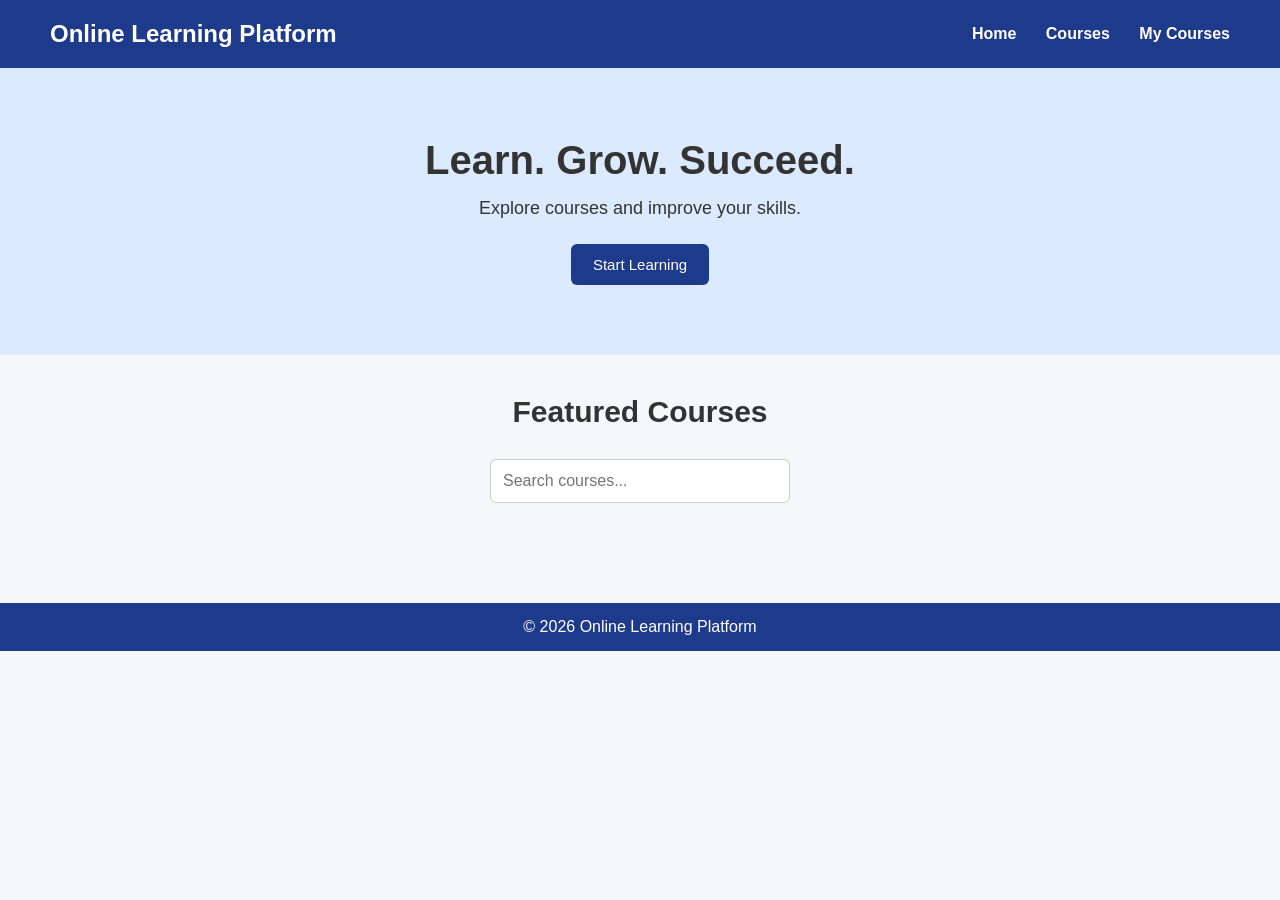
<file: index.html>
<!DOCTYPE html>
<html lang="en">
<head>
    <meta charset="UTF-8">
    <meta name="viewport" content="width=device-width, initial-scale=1.0">
    <title>Online Learning Platform</title>
    <link rel="stylesheet" href="style.css">
</head>

<body>

    <header>
        <h1>Online Learning Platform</h1>

        <nav>
            <a href="index.html">Home</a>
            <a href="#courses">Courses</a>
            <a href="mycourses.html">My Courses</a>
        </nav>
    </header>

    <section class="hero">
        <h2>Learn. Grow. Succeed.</h2>
        <p>Explore courses and improve your skills.</p>
        <button onclick="showMessage()">Start Learning</button>
    </section>

    <section class="courses" id="courses">

    <h2>Featured Courses</h2>

    <input
        type="text"
        id="search"
        placeholder="Search courses..."
        onkeyup="searchCourses()"
    >

    <div class="course-container" id="courseContainer">
    </div>

</section>

       
    <footer>
        <p>© 2026 Online Learning Platform</p>
    </footer>

    <script src="script.js"></script>

</body>
</html>
</file>
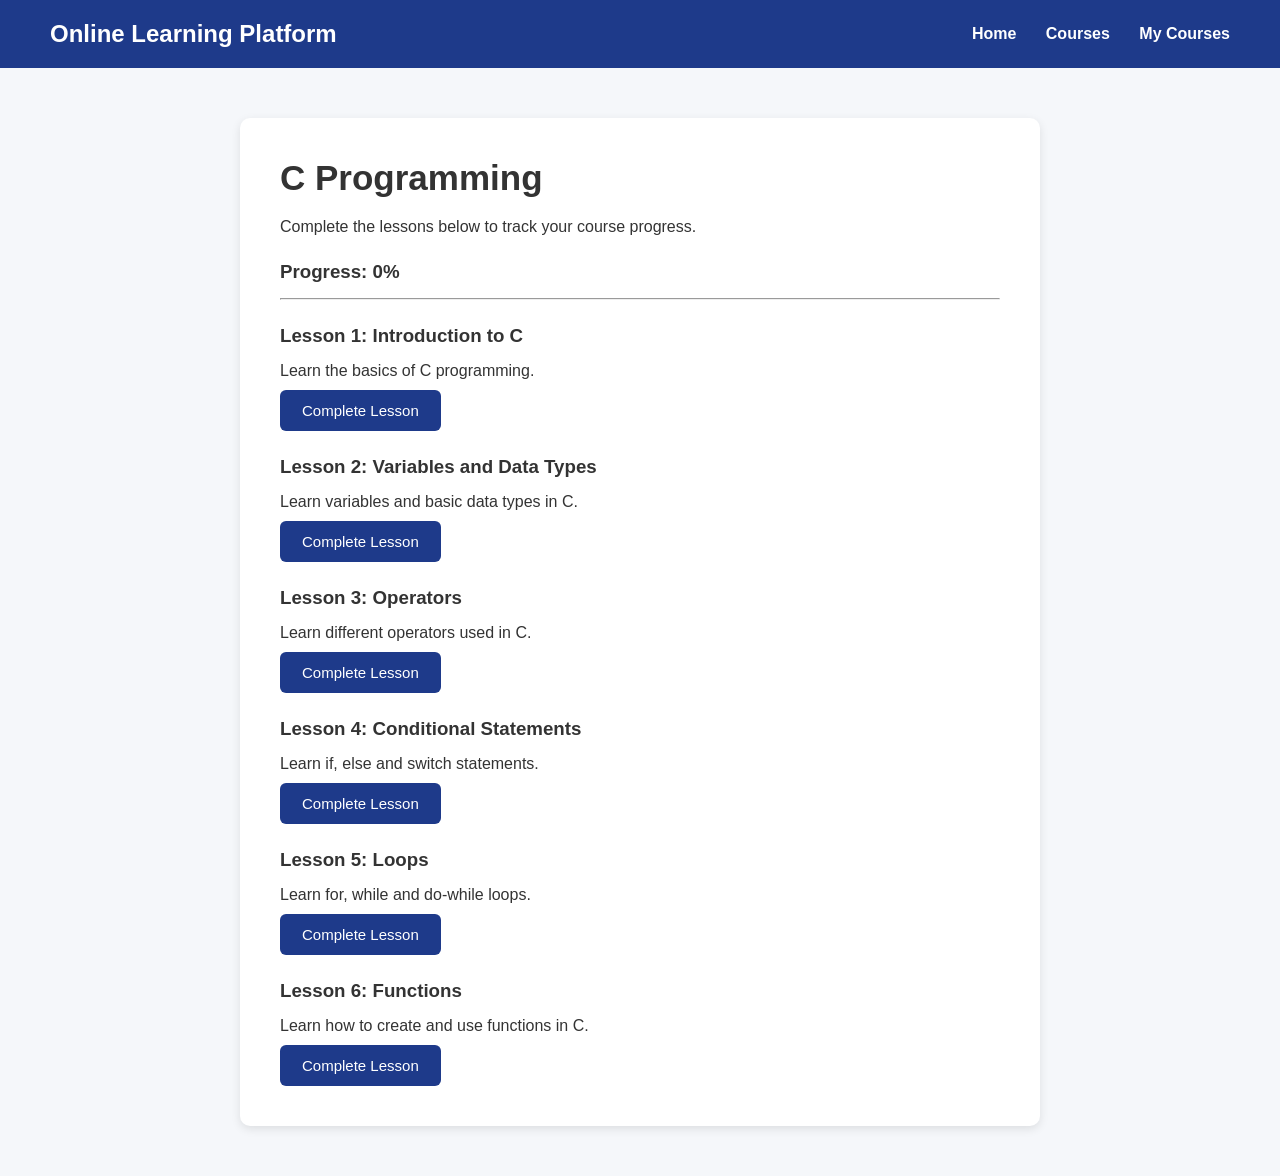
<file: c-lessons.html>
<!DOCTYPE html>
<html lang="en">

<head>
    <meta charset="UTF-8">
    <meta name="viewport" content="width=device-width, initial-scale=1.0">
    <title>C Programming Lessons</title>
    <link rel="stylesheet" href="style.css">
</head>

<body>

<header>
    <h1>Online Learning Platform</h1>

    <nav>
        <a href="index.html">Home</a>
        <a href="index.html#courses">Courses</a>
        <a href="mycourses.html">My Courses</a>
    </nav>
</header>

<section class="course-details">

    <h2>C Programming</h2>

    <p>Complete the lessons below to track your course progress.</p>

    <h3 id="progress">Progress: 0%</h3>

    <hr>

    <h3>Lesson 1: Introduction to C</h3>
    <p>Learn the basics of C programming.</p>
    <button onclick="completeCourseLesson('C Programming', 'cLessons', 1)">
     Complete Lesson
    </button>

    <h3>Lesson 2: Variables and Data Types</h3>
    <p>Learn variables and basic data types in C.</p>
    <button onclick="completeCourseLesson('C Programming', 'cLessons', 2)">
      Complete Lesson
    </button>

    <h3>Lesson 3: Operators</h3>
    <p>Learn different operators used in C.</p>
    <button onclick="completeCourseLesson('C Programming', 'cLessons', 3)">
        Complete Lesson
    </button>

    <h3>Lesson 4: Conditional Statements</h3>
    <p>Learn if, else and switch statements.</p>
    <button onclick="completeCourseLesson('C Programming', 'cLessons', 4)">
        Complete Lesson
    </button>

    <h3>Lesson 5: Loops</h3>
    <p>Learn for, while and do-while loops.</p>
    <button onclick="completeCourseLesson('C Programming', 'cLessons', 5)">
        Complete Lesson
    </button>

    <h3>Lesson 6: Functions</h3>
    <p>Learn how to create and use functions in C.</p>
    <button onclick="completeCourseLesson('C Programming', 'cLessons', 6)">
        Complete Lesson
    </button>

</section>

<script>

function completeCourseLesson(courseName, lessonKey, lessonNumber) {

    let completedLessons =
        JSON.parse(localStorage.getItem(lessonKey)) || [];

    if (!completedLessons.includes(lessonNumber)) {
        completedLessons.push(lessonNumber);

        localStorage.setItem(
            lessonKey,
            JSON.stringify(completedLessons)
        );
    }

    let progress =
        (completedLessons.length / 6) * 100;

    document.getElementById("progress").innerText =
        "Progress: " + progress.toFixed(0) + "%";

    alert("Lesson completed!");
}

window.onload = function() {

    let completedLessons =
        JSON.parse(localStorage.getItem("cLessons")) || [];

    let progress =
        (completedLessons.length / 6) * 100;

    document.getElementById("progress").innerText =
        "Progress: " + progress.toFixed(0) + "%";
};

</script>
<script src="script.js"></script>

</body>
</html>
</file>
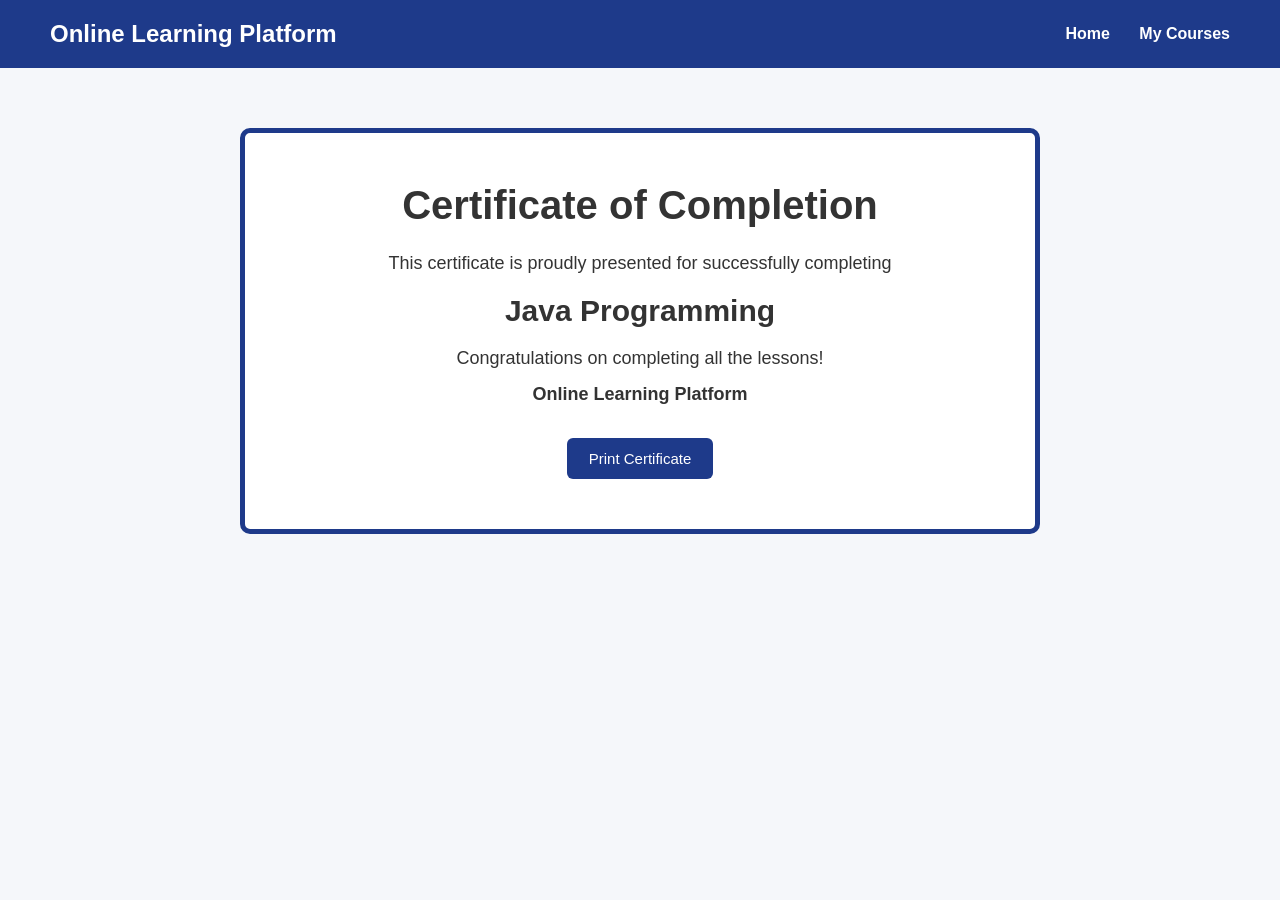
<file: certificate.html>
<!DOCTYPE html>
<html lang="en">
<head>
    <meta charset="UTF-8">
    <meta name="viewport" content="width=device-width, initial-scale=1.0">
    <title>Certificate of Completion</title>
    <link rel="stylesheet" href="style.css">

    <style>
        .certificate {
            max-width: 800px;
            margin: 60px auto;
            padding: 50px;
            background-color: white;
            text-align: center;
            border: 5px solid #1e3a8a;
            border-radius: 10px;
        }

        .certificate h1 {
            font-size: 40px;
            margin-bottom: 25px;
        }

        .certificate h2 {
            font-size: 30px;
            margin: 20px 0;
        }

        .certificate p {
            font-size: 18px;
            margin: 15px 0;
        }
    </style>
</head>

<body>

<header>
    <h1>Online Learning Platform</h1>

    <nav>
        <a href="index.html">Home</a>
        <a href="mycourses.html">My Courses</a>
    </nav>
</header>

<section class="certificate">

    <h1>Certificate of Completion</h1>

    <p>This certificate is proudly presented for successfully completing</p>

    <h2 id="courseName">Course Name</h2>

    <p>Congratulations on completing all the lessons!</p>

    <p><b>Online Learning Platform</b></p>

    <br>

    <button onclick="window.print()">Print Certificate</button>

</section>
<script>
let course =
    localStorage.getItem("certificateCourse") || "Java Programming";

document.getElementById("courseName").innerText = course;
</script>

</body>
</html>
</file>
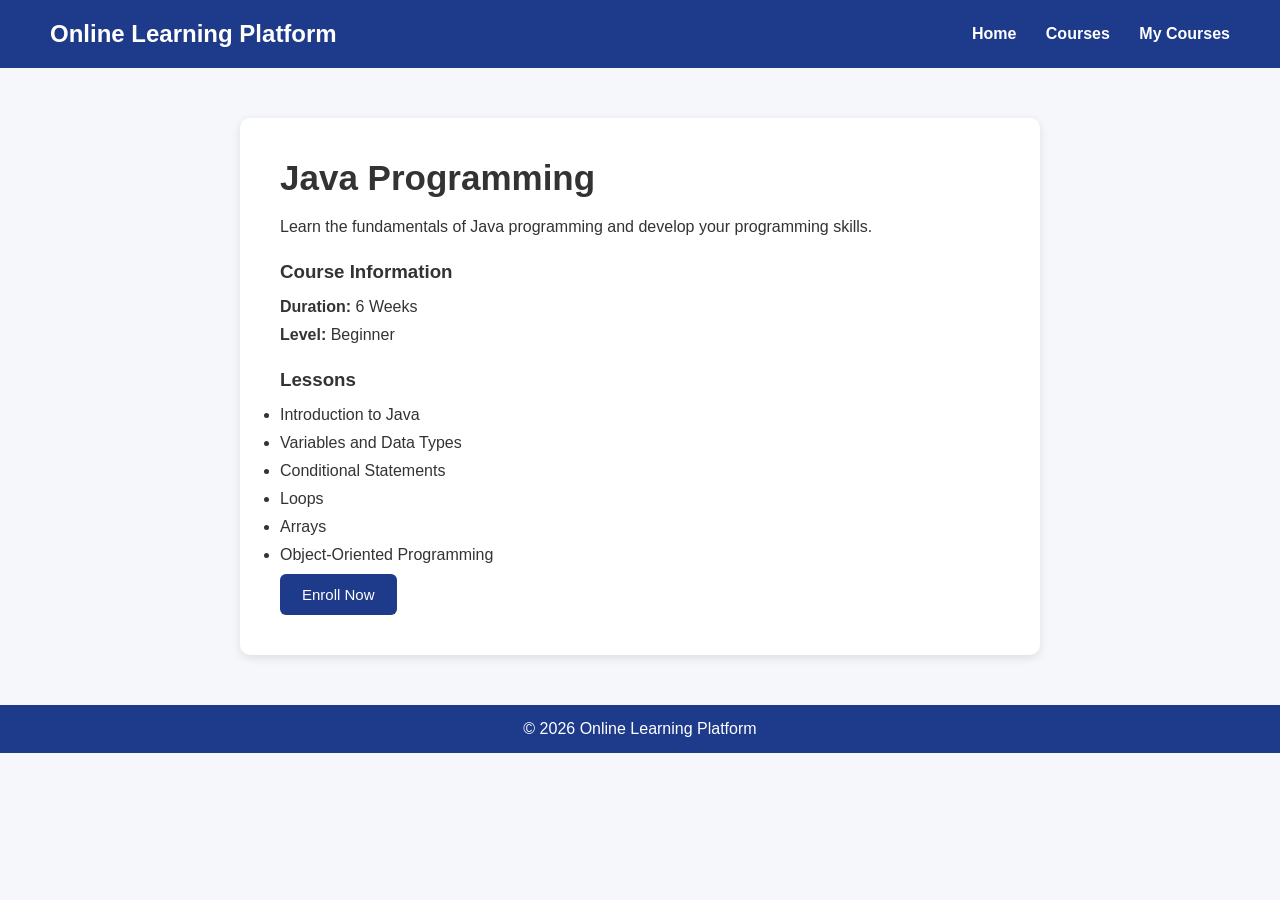
<file: course.html>
<!DOCTYPE html>
<html lang="en">
<head>
    <meta charset="UTF-8">
    <meta name="viewport" content="width=device-width, initial-scale=1.0">
    <title>Course Details</title>
    <link rel="stylesheet" href="style.css">
</head>

<body>

    <header>
        <h1>Online Learning Platform</h1>

        <nav>
            <a href="index.html">Home</a>
            <a href="course.html">Courses</a>
            <a href="mycourses.html">My Courses</a>
        </nav>
    </header>

    <section class="course-details">

        <h2>Java Programming</h2>

        <p>
            Learn the fundamentals of Java programming and
            develop your programming skills.
        </p>

        <h3>Course Information</h3>

        <p><b>Duration:</b> 6 Weeks</p>
        <p><b>Level:</b> Beginner</p>

        <h3>Lessons</h3>

        <ul>
            <li>Introduction to Java</li>
            <li>Variables and Data Types</li>
            <li>Conditional Statements</li>
            <li>Loops</li>
            <li>Arrays</li>
            <li>Object-Oriented Programming</li>
        </ul>

        <button onclick="enrollJavaCourse()">Enroll Now</button>

    </section>

    <footer>
        <p>© 2026 Online Learning Platform</p>
    </footer>

    <script src="script.js"></script>

</body>
</html>
</file>
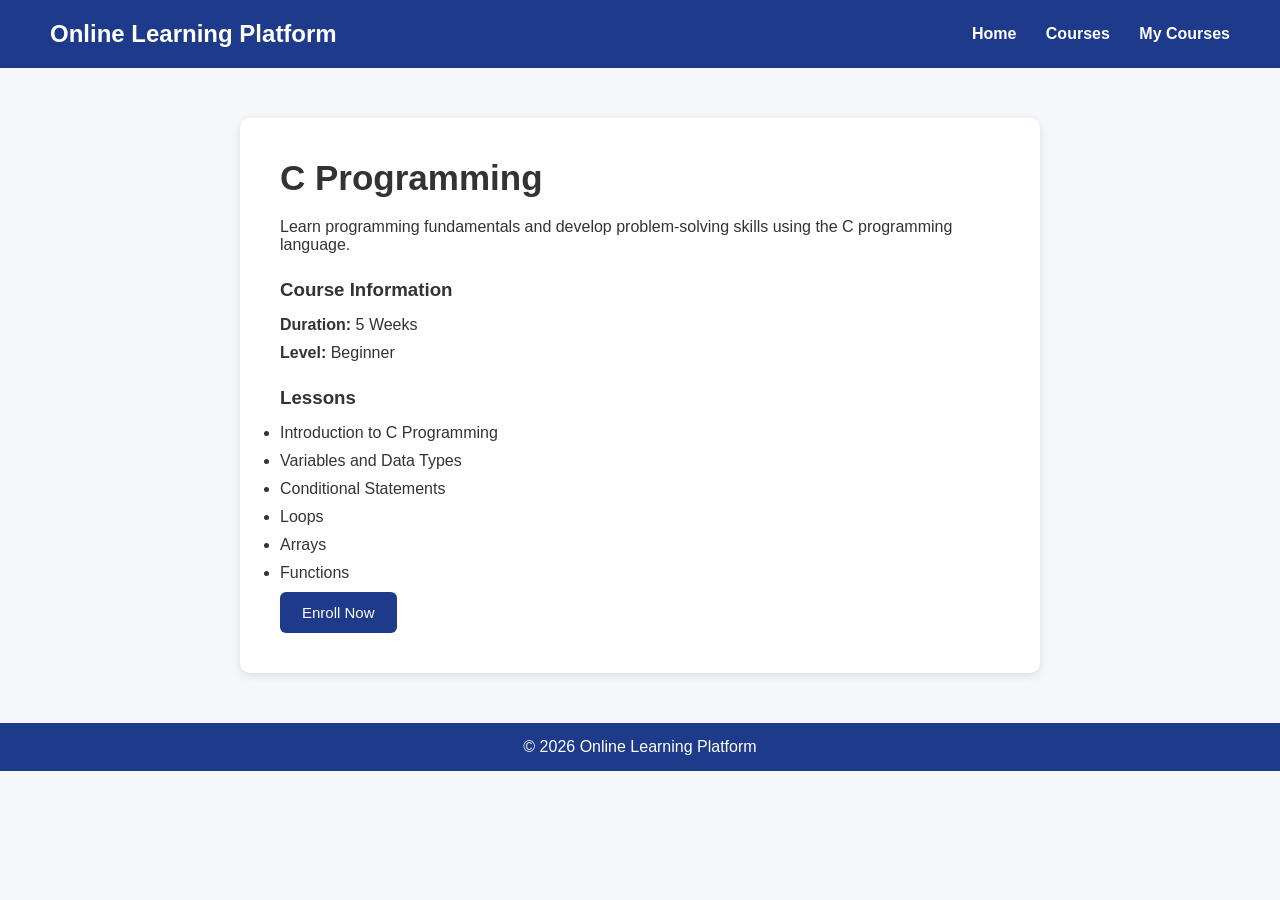
<file: cprogramming.html>
<!DOCTYPE html>
<html lang="en">

<head>
    <meta charset="UTF-8">
    <meta name="viewport" content="width=device-width, initial-scale=1.0">
    <title>C Programming</title>
    <link rel="stylesheet" href="style.css">
</head>

<body>

<header>
    <h1>Online Learning Platform</h1>

    <nav>
        <a href="index.html">Home</a>
        <a href="index.html#courses">Courses</a>
        <a href="mycourses.html">My Courses</a>
    </nav>
</header>

<section class="course-details">

    <h2>C Programming</h2>

    <p>
        Learn programming fundamentals and develop problem-solving
        skills using the C programming language.
    </p>

    <h3>Course Information</h3>

    <p><b>Duration:</b> 5 Weeks</p>
    <p><b>Level:</b> Beginner</p>

    <h3>Lessons</h3>

    <ul>
        <li>Introduction to C Programming</li>
        <li>Variables and Data Types</li>
        <li>Conditional Statements</li>
        <li>Loops</li>
        <li>Arrays</li>
        <li>Functions</li>
    </ul>

    <button onclick="enrollBackendCourse('C Programming')">Enroll Now</button>

<script>
function enrollCProgramming() {
    let courses =
        JSON.parse(localStorage.getItem("enrolledCourses")) || [];

    if (!courses.includes("C Programming")) {
        courses.push("C Programming");
    }

    localStorage.setItem(
        "enrolledCourses",
        JSON.stringify(courses)
    );

    alert("You have successfully enrolled in C Programming!");
}
</script>

</section>

<footer>
    <p>© 2026 Online Learning Platform</p>
</footer>
<script src="script.js"></script>

</body>
</html>
</file>
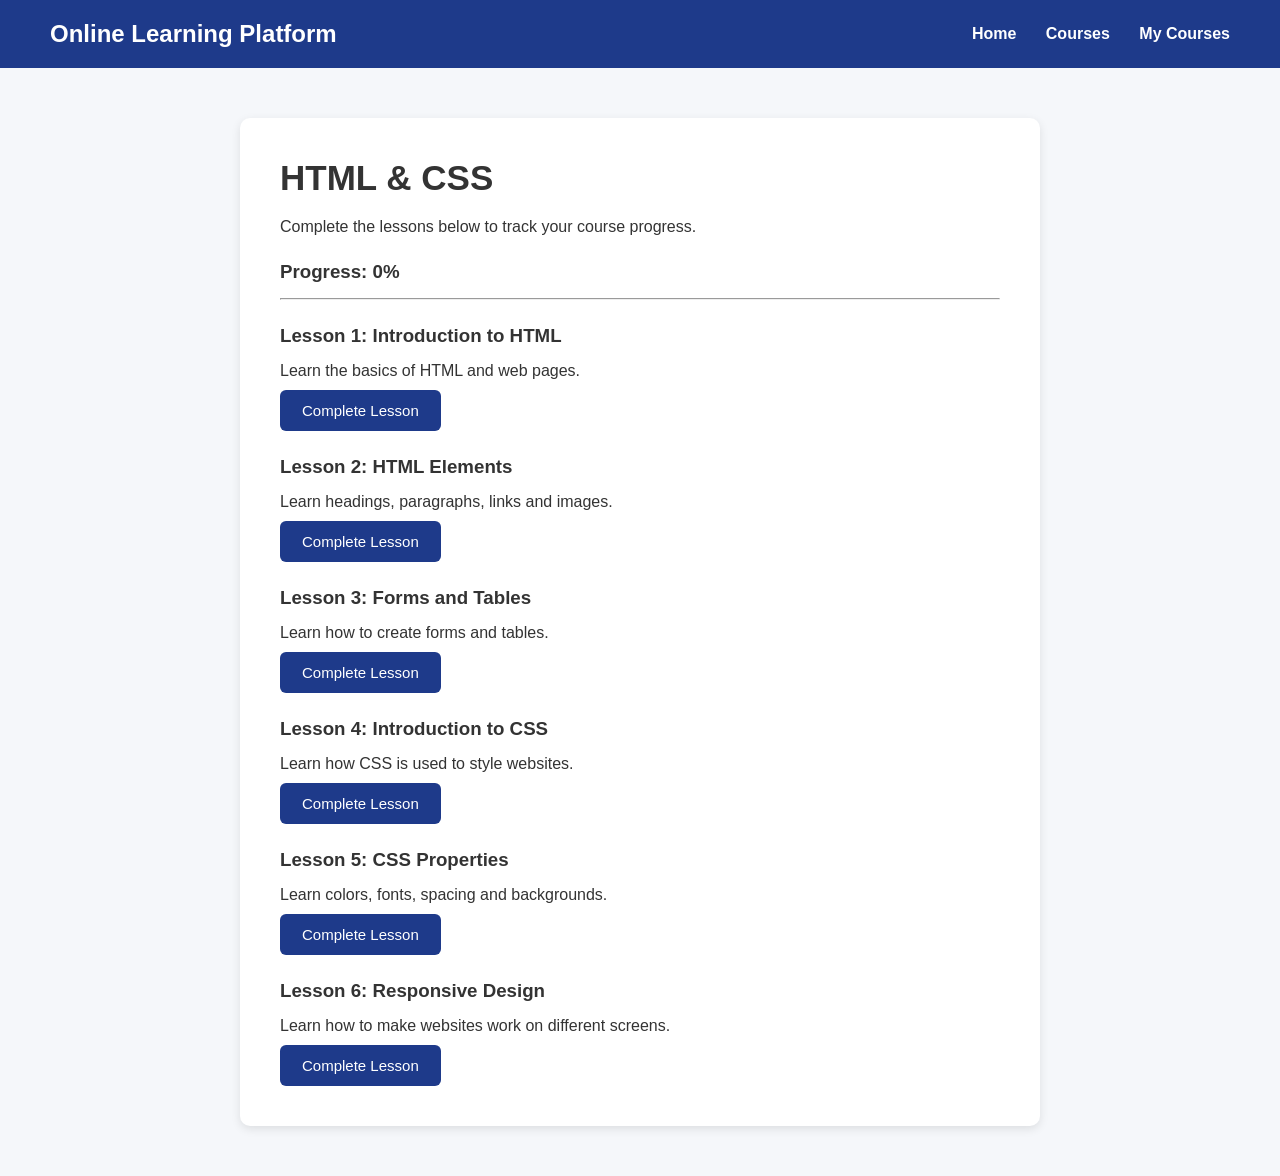
<file: htmlcss-lessons.html>
<!DOCTYPE html>
<html lang="en">

<head>
    <meta charset="UTF-8">
    <meta name="viewport" content="width=device-width, initial-scale=1.0">
    <title>HTML & CSS Lessons</title>
    <link rel="stylesheet" href="style.css">
</head>

<body>

<header>
    <h1>Online Learning Platform</h1>

    <nav>
        <a href="index.html">Home</a>
        <a href="index.html#courses">Courses</a>
        <a href="mycourses.html">My Courses</a>
    </nav>
</header>

<section class="course-details">

    <h2>HTML & CSS</h2>

    <p>Complete the lessons below to track your course progress.</p>

    <h3 id="progress">Progress: 0%</h3>

    <hr>

    <h3>Lesson 1: Introduction to HTML</h3>
    <p>Learn the basics of HTML and web pages.</p>
    <button onclick="completeCourseLesson('HTML & CSS', 'htmlcssLessons', 1)">
       Complete Lesson
    </button>

    <h3>Lesson 2: HTML Elements</h3>
    <p>Learn headings, paragraphs, links and images.</p>
    <button onclick="completeCourseLesson('HTML & CSS', 'htmlcssLessons', 2)">
      Complete Lesson
    </button>

    <h3>Lesson 3: Forms and Tables</h3>
    <p>Learn how to create forms and tables.</p>
    <button onclick="completeCourseLesson('HTML & CSS', 'htmlcssLessons', 3)">
        Complete Lesson
    </button>

    <h3>Lesson 4: Introduction to CSS</h3>
    <p>Learn how CSS is used to style websites.</p>
    <button onclick="completeCourseLesson('HTML & CSS', 'htmlcssLessons', 4)">
        Complete Lesson
    </button>

    <h3>Lesson 5: CSS Properties</h3>
    <p>Learn colors, fonts, spacing and backgrounds.</p>
    <button onclick="completeCourseLesson('HTML & CSS', 'htmlcssLessons', 5)">
        Complete Lesson
    </button>

    <h3>Lesson 6: Responsive Design</h3>
    <p>Learn how to make websites work on different screens.</p>
    <button onclick="completeCourseLesson('HTML & CSS', 'htmlcssLessons', 6)">
        Complete Lesson
    </button>

</section>

<script>

function completeLesson(lessonNumber) {

    let completedLessons =
        JSON.parse(localStorage.getItem("htmlcssLessons")) || [];

    if (!completedLessons.includes(lessonNumber)) {
        completedLessons.push(lessonNumber);

        localStorage.setItem(
            "htmlcssLessons",
            JSON.stringify(completedLessons)
        );
    }

    let progress =
        (completedLessons.length / 6) * 100;

    document.getElementById("progress").innerText =
        "Progress: " + progress.toFixed(0) + "%";

    alert("Lesson completed!");
}

window.onload = function() {

    let completedLessons =
        JSON.parse(localStorage.getItem("htmlcssLessons")) || [];

    let progress =
        (completedLessons.length / 6) * 100;

    document.getElementById("progress").innerText =
        "Progress: " + progress.toFixed(0) + "%";
};

</script>
<script src="script.js"></script>

</body>
</html>
</file>
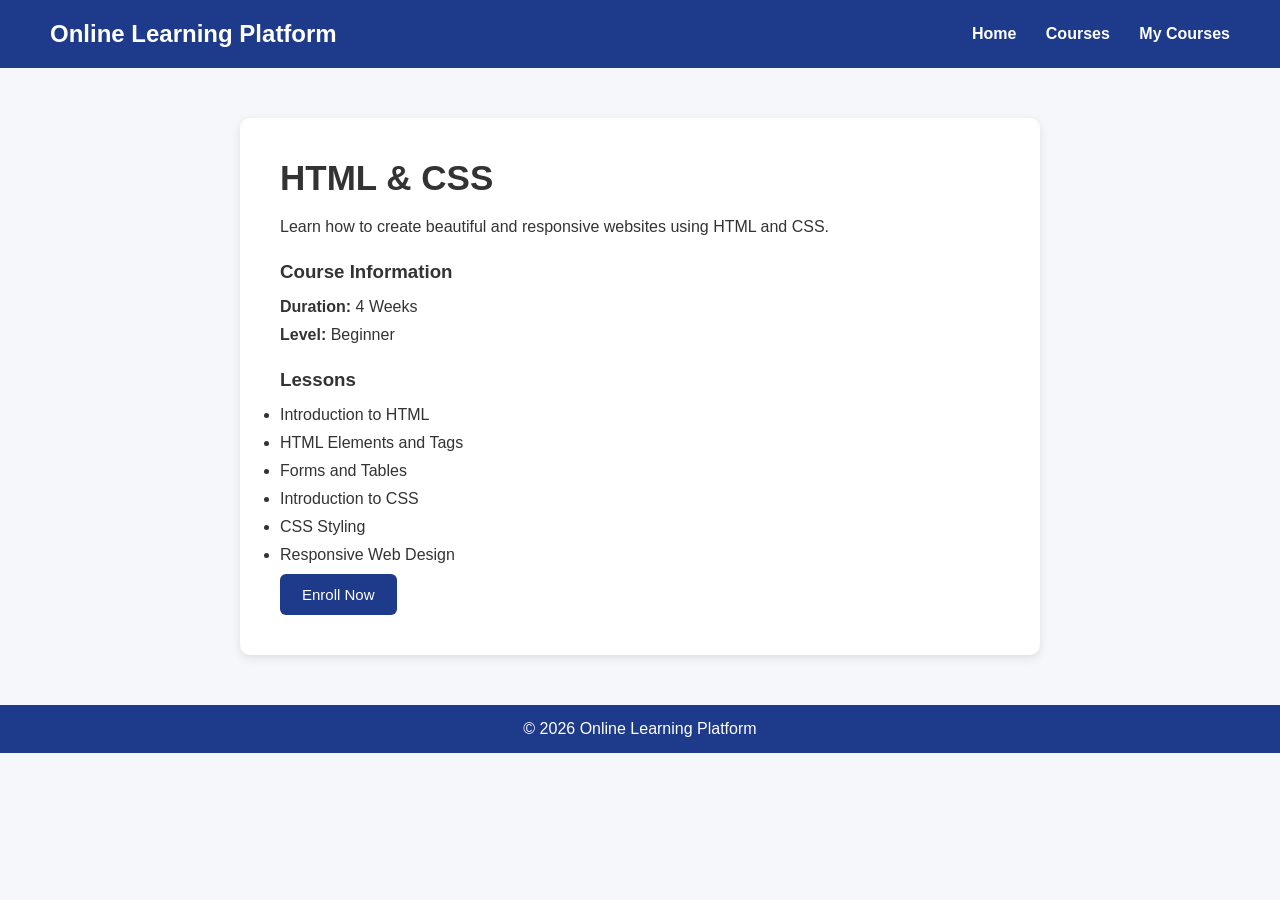
<file: htmlcss.html>
<!DOCTYPE html>
<html lang="en">

<head>
    <meta charset="UTF-8">
    <meta name="viewport" content="width=device-width, initial-scale=1.0">
    <title>HTML & CSS</title>
    <link rel="stylesheet" href="style.css">
</head>

<body>

<header>
    <h1>Online Learning Platform</h1>

    <nav>
        <a href="index.html">Home</a>
        <a href="index.html#courses">Courses</a>
        <a href="mycourses.html">My Courses</a>
    </nav>
</header>

<section class="course-details">

    <h2>HTML & CSS</h2>

    <p>
        Learn how to create beautiful and responsive websites
        using HTML and CSS.
    </p>

    <h3>Course Information</h3>

    <p><b>Duration:</b> 4 Weeks</p>
    <p><b>Level:</b> Beginner</p>

    <h3>Lessons</h3>

    <ul>
        <li>Introduction to HTML</li>
        <li>HTML Elements and Tags</li>
        <li>Forms and Tables</li>
        <li>Introduction to CSS</li>
        <li>CSS Styling</li>
        <li>Responsive Web Design</li>
    </ul>

    <button onclick="enrollBackendCourse('HTML & CSS')">Enroll Now</button>
    
</section>

<footer>
    <p>© 2026 Online Learning Platform</p>
</footer>
<script src="script.js"></script>

</body>
</html>
</file>
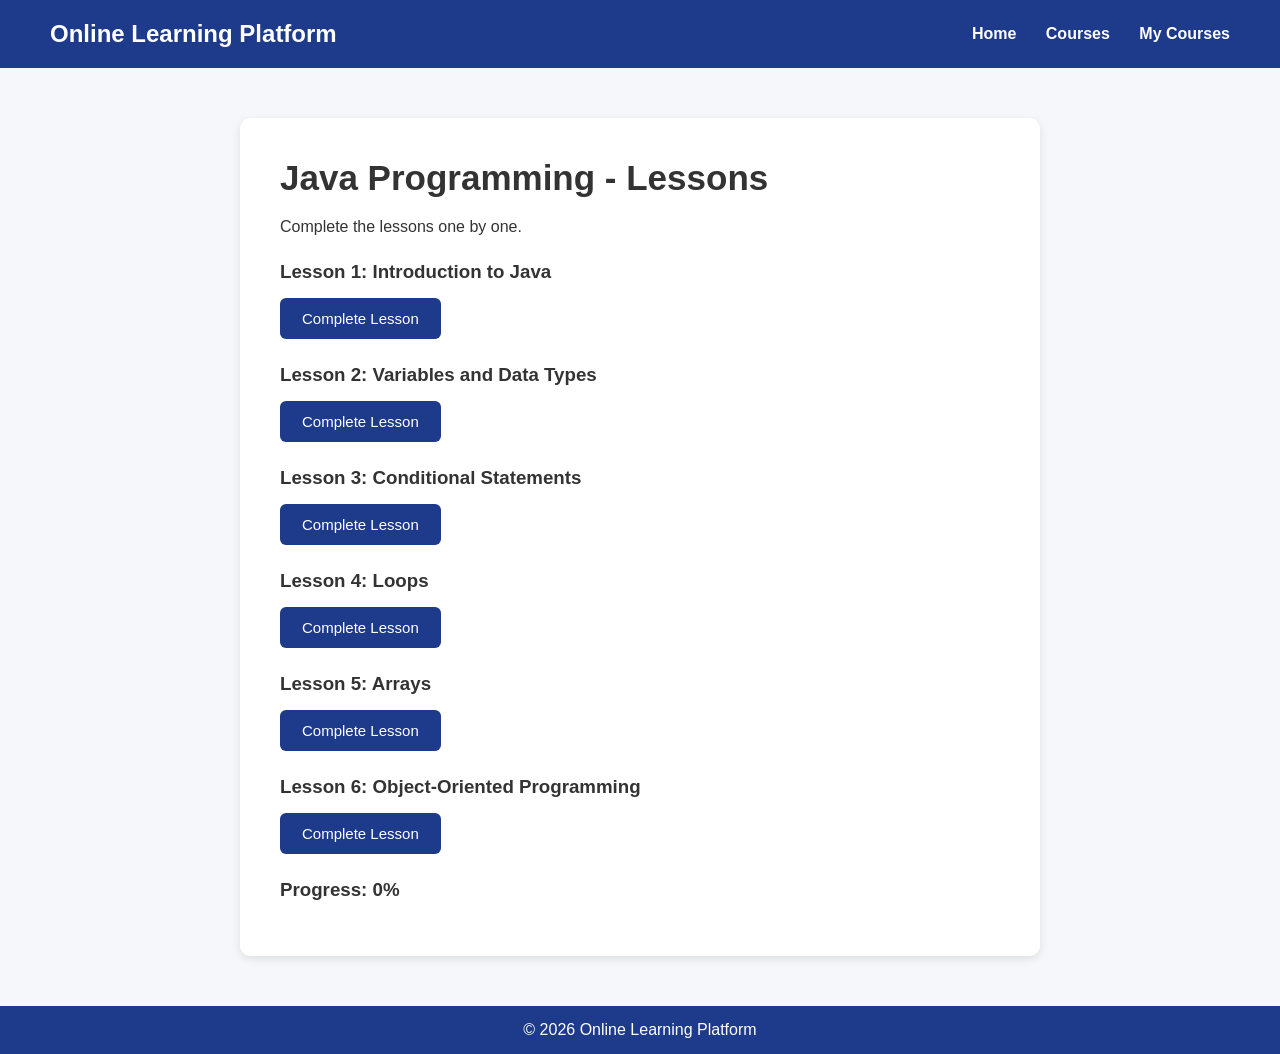
<file: lessons.html>
<!DOCTYPE html>
<html lang="en">
<head>
    <meta charset="UTF-8">
    <meta name="viewport" content="width=device-width, initial-scale=1.0">
    <title>Java Lessons</title>
    <link rel="stylesheet" href="style.css">
</head>

<body>

    <header>
        <h1>Online Learning Platform</h1>

        <nav>
            <a href="index.html">Home</a>
            <a href="course.html">Courses</a>
            <a href="mycourses.html">My Courses</a>
        </nav>
    </header>

    <section class="course-details">

        <h2>Java Programming - Lessons</h2>

        <p>Complete the lessons one by one.</p>

        <div class="lesson">
            <h3>Lesson 1: Introduction to Java</h3>
            <button onclick="completeLesson(1)">Complete Lesson</button>
        </div>

        <div class="lesson">
            <h3>Lesson 2: Variables and Data Types</h3>
            <button onclick="completeLesson(2)">Complete Lesson</button>
        </div>

        <div class="lesson">
            <h3>Lesson 3: Conditional Statements</h3>
            <button onclick="completeLesson(3)">Complete Lesson</button>
        </div>

        <div class="lesson">
            <h3>Lesson 4: Loops</h3>
            <button onclick="completeLesson(4)">Complete Lesson</button>
        </div>

        <div class="lesson">
            <h3>Lesson 5: Arrays</h3>
            <button onclick="completeLesson(5)">Complete Lesson</button>
        </div>

        <div class="lesson">
            <h3>Lesson 6: Object-Oriented Programming</h3>
            <button onclick="completeLesson(6)">Complete Lesson</button>
        </div>

        <h3 id="progress">Progress: 0%</h3>
        <script>
            let completedLessons =
        JSON.parse(localStorage.getItem("completedLessons")) || [];
        let progress = (completedLessons.length / 6) * 100;
        document.getElementById("progress").innerText ="Progress: " + progress + "%";
        </script>

    </section>

    <footer>
        <p>© 2026 Online Learning Platform</p>
    </footer>

    <script src="script.js"></script>

</body>
</html>
</file>
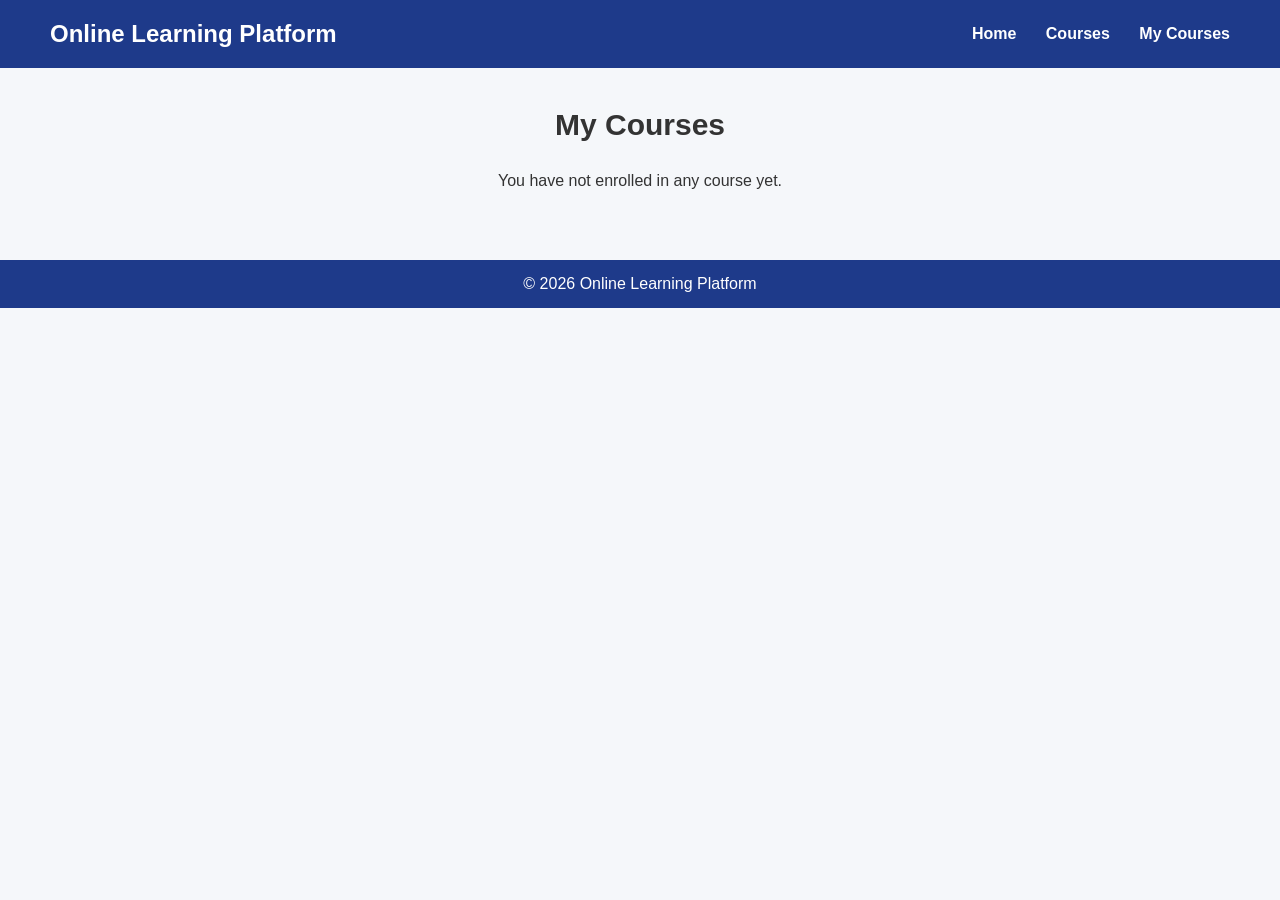
<file: mycourses.html>
<!DOCTYPE html>
<html lang="en">
<head>
    <meta charset="UTF-8">
    <meta name="viewport" content="width=device-width, initial-scale=1.0">
    <title>My Courses</title>
    <link rel="stylesheet" href="style.css">
</head>

<body>

    <header>
        <h1>Online Learning Platform</h1>

        <nav>
            <a href="index.html">Home</a>
            <a href="course.html">Courses</a>
            <a href="mycourses.html">My Courses</a>
        </nav>
    </header>

    <section class="courses">
        <h2>My Courses</h2>

        <div id="my-course-container"></div>

<script>
window.onload = function() {

    let courses =
        JSON.parse(localStorage.getItem("enrolledCourses")) || [];

    let container = document.getElementById("my-course-container");

    if (courses.length === 0) {
        container.innerHTML = "<p>You have not enrolled in any course yet.</p>";
        return;
    }

    courses.forEach(function(course) {

        let progress = 0;
        let button = "";

       if (course === "Java Programming") {
    progress = getProgress();

    button = `
        <button onclick="window.location.href='lessons.html'">
            Continue Learning
        </button>
    `;
}

if (course === "Python Programming") {
    let pythonLessons =
        JSON.parse(localStorage.getItem("pythonLessons")) || [];

    progress = ((pythonLessons.length / 6) * 100).toFixed(0);

    button = `
        <button onclick="window.location.href='python-lessons.html'">
            Continue Learning
        </button>
    `;
}

if (course === "HTML & CSS") {

    let htmlcssLessons =
        JSON.parse(localStorage.getItem("htmlcssLessons")) || [];

    progress = ((htmlcssLessons.length / 6) * 100).toFixed(0);

    button = `
        <button onclick="window.location.href='htmlcss-lessons.html'">
            Continue Learning
        </button>
    `;
}
if (course === "C Programming") {

    let cLessons =
        JSON.parse(localStorage.getItem("cLessons")) || [];

    progress = ((cLessons.length / 6) * 100).toFixed(0);

    button = `
        <button onclick="window.location.href='c-lessons.html'">
            Continue Learning
        </button>
    `;
}
if (course === "Web Development") {

    let webLessons =
        JSON.parse(localStorage.getItem("webLessons")) || [];

    progress = ((webLessons.length / 6) * 100).toFixed(0);

    button = `
        <button onclick="window.location.href='web-lessons.html'">
            Continue Learning
        </button>
    `;
}

        container.innerHTML += `
            <div class="course-card">
                <h3>${course}</h3>
                <p>You are enrolled in this course.</p>
                <p><b>Progress:</b> ${progress}%</p>
                <div class="progress-bar">
                     <div class="progress-fill" style="width: ${progress}%"></div>
                </div>
                ${progress == 100 ? `
                 <p><b>Course Completed!</b></p>
                   <button onclick="openCertificate('${course}')">
                    View Certificate
                   </button>
                ` : ""}
                ${button}
            </div>
        `;
    });
};
</script>
    </section>

    <footer>
        <p>© 2026 Online Learning Platform</p>
    </footer>

    <script src="script.js"></script>
    <script>
function openCertificate(course) {
    localStorage.setItem("certificateCourse", course);
    window.location.href = "certificate.html";
}
</script>

</body>
</html>
</file>
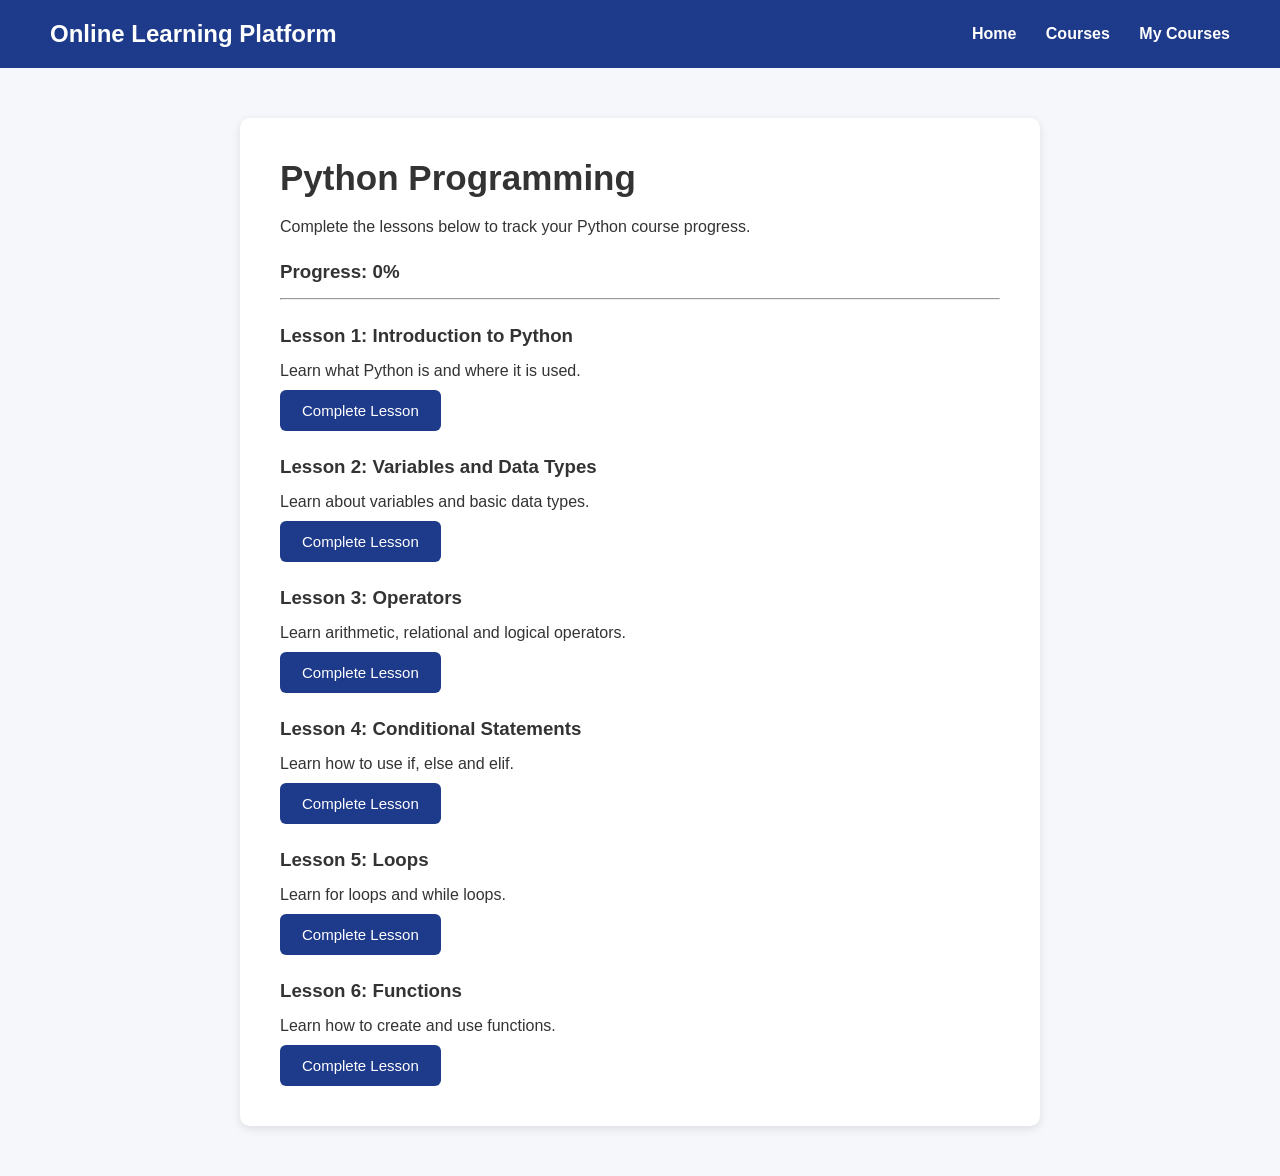
<file: python-lessons.html>
<!DOCTYPE html>
<html lang="en">

<head>
    <meta charset="UTF-8">
    <meta name="viewport" content="width=device-width, initial-scale=1.0">

    <title>Python Lessons</title>

    <link rel="stylesheet" href="style.css">
</head>

<body>

<header>
    <h1>Online Learning Platform</h1>

    <nav>
        <a href="index.html">Home</a>
        <a href="index.html#courses">Courses</a>
        <a href="mycourses.html">My Courses</a>
    </nav>
</header>

<section class="course-details">

    <h2>Python Programming</h2>

    <p>Complete the lessons below to track your Python course progress.</p>

    <h3 id="progress">Progress: 0%</h3>

    <hr>

      <h3>Lesson 1: Introduction to Python</h3>
      <p>Learn what Python is and where it is used.</p>
      <button onclick="completeCourseLesson('Python Programming', 'pythonLessons', 1)">
        Complete Lesson
    </button>

    <h3>Lesson 2: Variables and Data Types</h3>
    <p>Learn about variables and basic data types.</p>
    <button onclick="completeCourseLesson('Python Programming', 'pythonLessons', 2)">
      Complete Lesson
    </button>

    <h3>Lesson 3: Operators</h3>
    <p>Learn arithmetic, relational and logical operators.</p>
    <button onclick="completeCourseLesson('Python Programming', 'pythonLessons', 3)">
        Complete Lesson
    </button>
    <h3>Lesson 4: Conditional Statements</h3>
    <p>Learn how to use if, else and elif.</p>
    <button onclick="completeCourseLesson('Python Programming', 'pythonLessons', 4)">
        Complete Lesson
    </button>

    <h3>Lesson 5: Loops</h3>
    <p>Learn for loops and while loops.</p>
    <button onclick="completeCourseLesson('Python Programming', 'pythonLessons', 5)">
        Complete Lesson
    </button>

    <h3>Lesson 6: Functions</h3>
    <p>Learn how to create and use functions.</p>
    <button onclick="completeCourseLesson('Python Programming', 'pythonLessons', 6)">
        Complete Lesson
    </button>

</section>

<script>


window.onload = function() {

    let completedLessons =
        JSON.parse(localStorage.getItem("pythonLessons")) || [];

    let progress =
        (completedLessons.length / 6) * 100;

    document.getElementById("progress").innerText =
        "Progress: " + progress.toFixed(0) + "%";
};

</script>
<script src="script.js"></script>

</body>
</html>
</file>
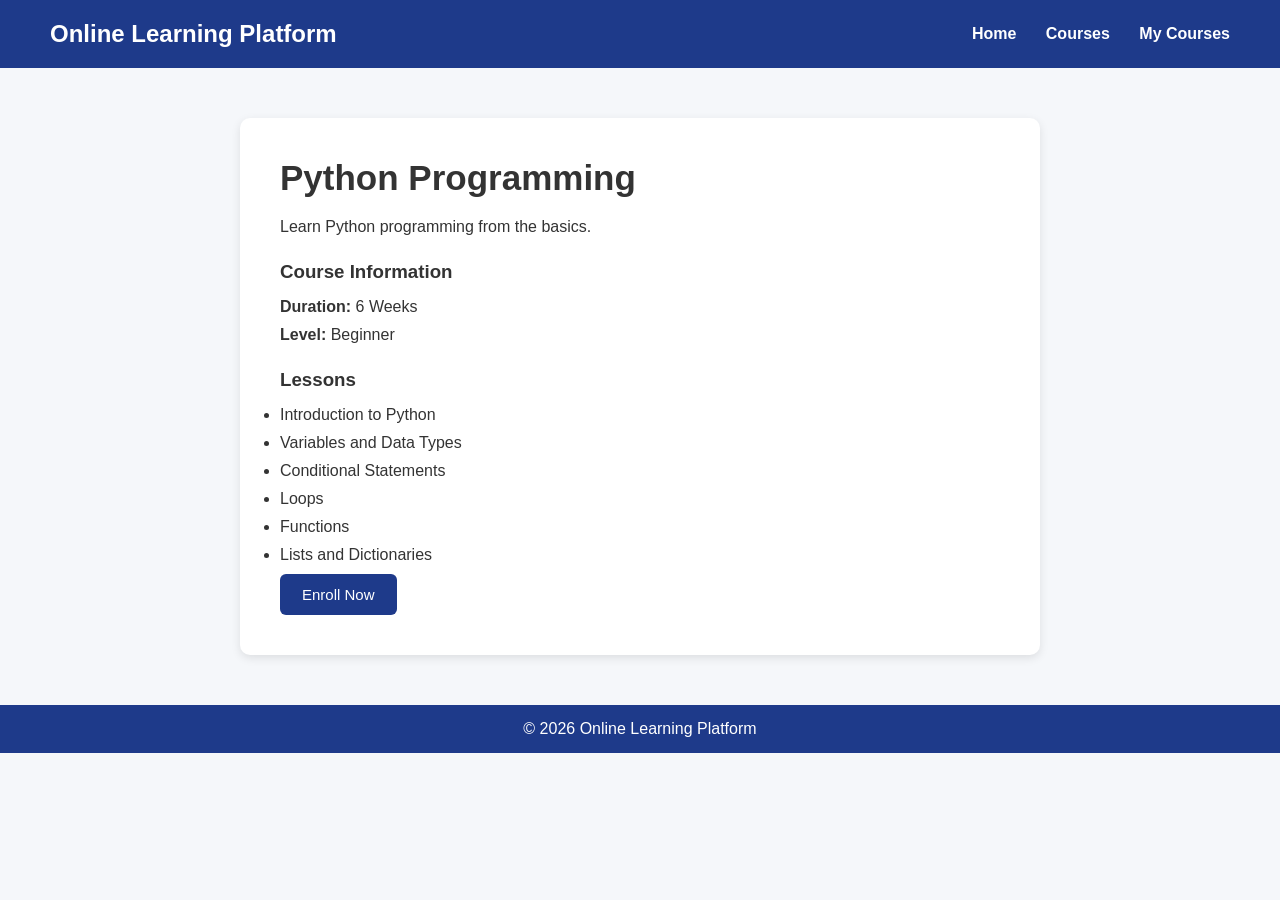
<file: python.html>
<!DOCTYPE html>
<html lang="en">
<head>
    <meta charset="UTF-8">
    <meta name="viewport" content="width=device-width, initial-scale=1.0">
    <title>Python Programming</title>
    <link rel="stylesheet" href="style.css">
</head>

<body>

<header>
    <h1>Online Learning Platform</h1>

    <nav>
        <a href="index.html">Home</a>
        <a href="course.html">Courses</a>
        <a href="mycourses.html">My Courses</a>
    </nav>
</header>

<section class="course-details">

    <h2>Python Programming</h2>

    <p>Learn Python programming from the basics.</p>

    <h3>Course Information</h3>

    <p><b>Duration:</b> 6 Weeks</p>
    <p><b>Level:</b> Beginner</p>

    <h3>Lessons</h3>

    <ul>
        <li>Introduction to Python</li>
        <li>Variables and Data Types</li>
        <li>Conditional Statements</li>
        <li>Loops</li>
        <li>Functions</li>
        <li>Lists and Dictionaries</li>
    </ul>

    <button onclick="enrollBackendCourse('Python Programming')">Enroll Now</button>
    <script>
    function enrollPythonCourse() {
        let courses =
        JSON.parse(localStorage.getItem("enrolledCourses")) || [];
        
        if (!courses.includes("Python Programming")) {
            courses.push("Python Programming");
        }

        localStorage.setItem(
          "enrolledCourses",
        JSON.stringify(courses)
        );
        
        alert("You have successfully enrolled in Python Programming!");
    }
    </script>

</section>

<footer>
    <p>© 2026 Online Learning Platform</p>
</footer>
<script src="script.js"></script>
</body>
</html>
</file>
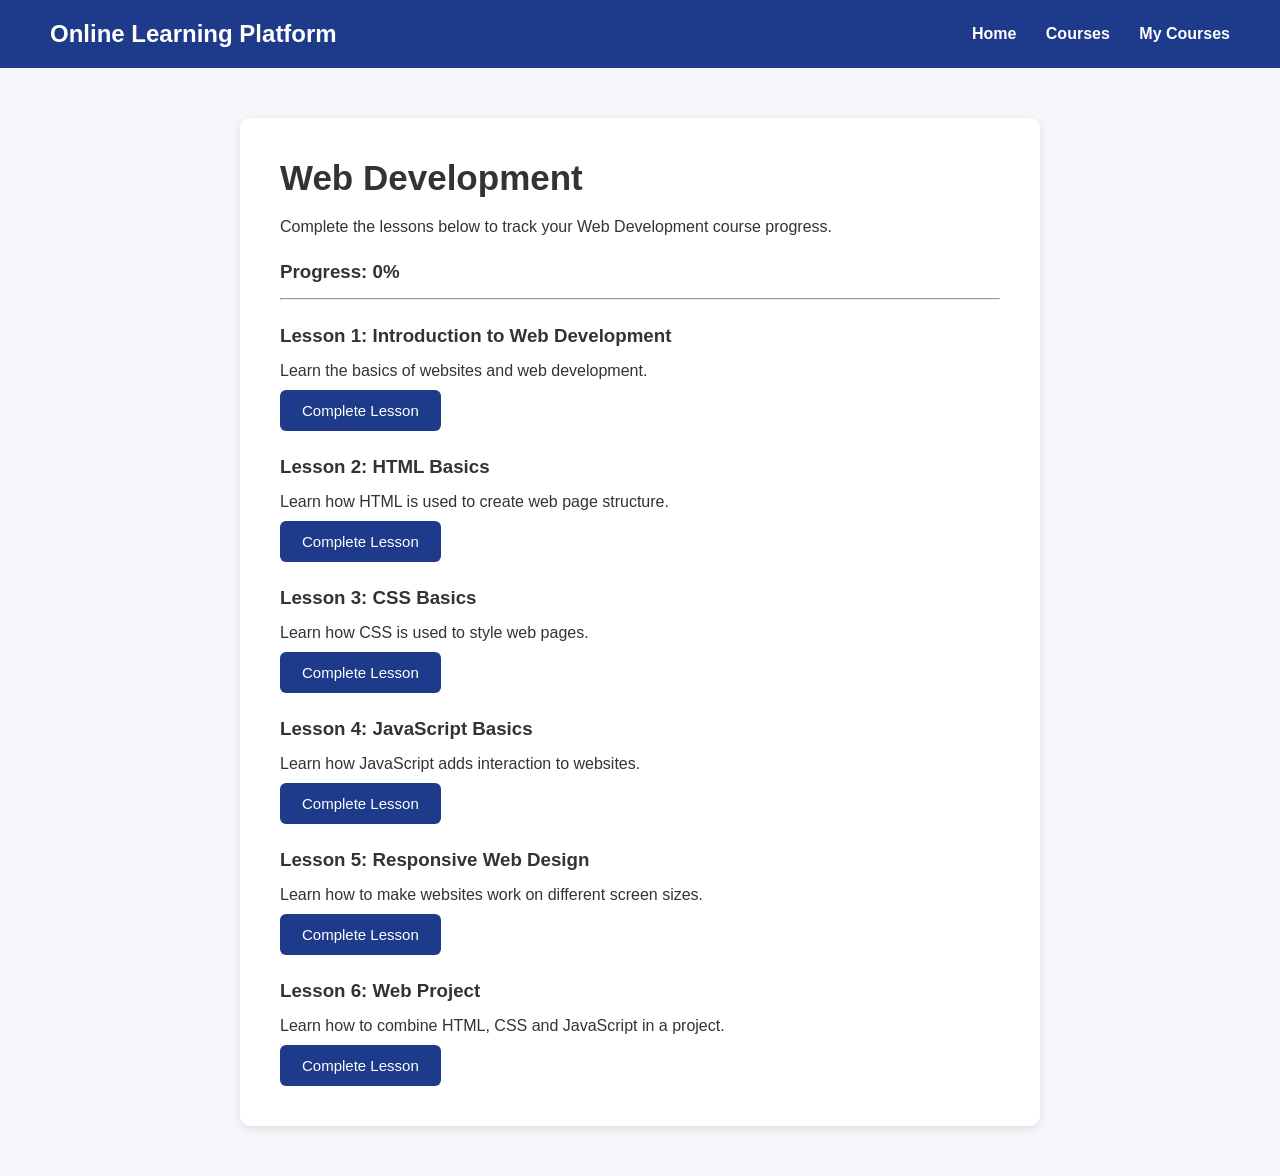
<file: web-lessons.html>
<!DOCTYPE html>
<html lang="en">
<head>
    <meta charset="UTF-8">
    <meta name="viewport" content="width=device-width, initial-scale=1.0">
    <title>Web Development Lessons</title>
    <link rel="stylesheet" href="style.css">
</head>

<body>

<header>
    <h1>Online Learning Platform</h1>

    <nav>
        <a href="index.html">Home</a>
        <a href="index.html#courses">Courses</a>
        <a href="mycourses.html">My Courses</a>
    </nav>
</header>

<section class="course-details">

    <h2>Web Development</h2>

    <p>Complete the lessons below to track your Web Development course progress.</p>

    <h3 id="progress">Progress: 0%</h3>

    <hr>

    <h3>Lesson 1: Introduction to Web Development</h3>
    <p>Learn the basics of websites and web development.</p>
    <button onclick="completeCourseLesson('Web Development', 'webLessons', 1)">
      Complete Lesson
    </button>

    <h3>Lesson 2: HTML Basics</h3>
    <p>Learn how HTML is used to create web page structure.</p>
    <button onclick="completeCourseLesson('Web Development', 'webLessons', 2)">
      Complete Lesson
    </button>

    <h3>Lesson 3: CSS Basics</h3>
    <p>Learn how CSS is used to style web pages.</p>
    <button onclick="completeCourseLesson('Web Development', 'webLessons', 3)">
        Complete Lesson
    </button>

    <h3>Lesson 4: JavaScript Basics</h3>
    <p>Learn how JavaScript adds interaction to websites.</p>
    <button onclick="completeCourseLesson('Web Development', 'webLessons', 4)">
        Complete Lesson
    </button>

    <h3>Lesson 5: Responsive Web Design</h3>
    <p>Learn how to make websites work on different screen sizes.</p>
    <button onclick="completeCourseLesson('Web Development', 'webLessons', 5)">
        Complete Lesson
    </button>

    <h3>Lesson 6: Web Project</h3>
    <p>Learn how to combine HTML, CSS and JavaScript in a project.</p>
    <button onclick="completeCourseLesson('Web Development', 'webLessons', 6)">
        Complete Lesson
    </button>

</section>

<script>

function completeCourseLesson(courseName, lessonKey, lessonNumber) {

    let completedLessons =
        JSON.parse(localStorage.getItem(lessonKey)) || [];

    if (!completedLessons.includes(lessonNumber)) {

        completedLessons.push(lessonNumber);

        localStorage.setItem(
            lessonKey,
            JSON.stringify(completedLessons)
        );
    }

    let progress =
        (completedLessons.length / 6) * 100;

    document.getElementById("progress").innerText =
        "Progress: " + progress.toFixed(0) + "%";

    alert("Lesson completed!");
}


window.onload = function() {

    let completedLessons =
        JSON.parse(localStorage.getItem("webLessons")) || [];

    let progress =
        (completedLessons.length / 6) * 100;

    document.getElementById("progress").innerText =
        "Progress: " + progress.toFixed(0) + "%";
};

</script>
<script src="script.js"></script>

</body>
</html>
</file>
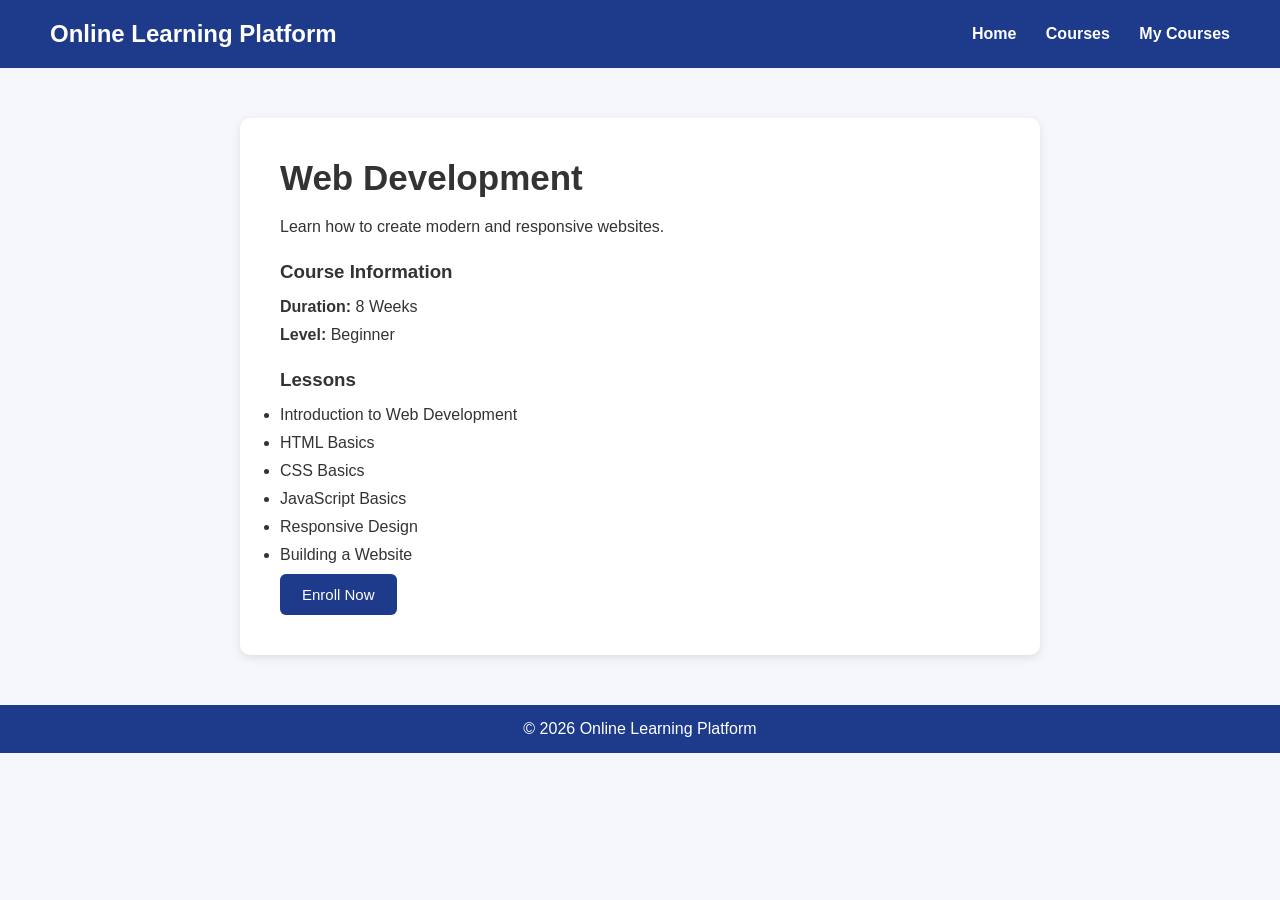
<file: web.html>
<!DOCTYPE html>
<html lang="en">
<head>
    <meta charset="UTF-8">
    <meta name="viewport" content="width=device-width, initial-scale=1.0">
    <title>Web Development</title>
    <link rel="stylesheet" href="style.css">
</head>

<body>

<header>
    <h1>Online Learning Platform</h1>

    <nav>
        <a href="index.html">Home</a>
        <a href="course.html">Courses</a>
        <a href="mycourses.html">My Courses</a>
    </nav>
</header>

<section class="course-details">

    <h2>Web Development</h2>

    <p>Learn how to create modern and responsive websites.</p>

    <h3>Course Information</h3>

    <p><b>Duration:</b> 8 Weeks</p>
    <p><b>Level:</b> Beginner</p>

    <h3>Lessons</h3>

    <ul>
        <li>Introduction to Web Development</li>
        <li>HTML Basics</li>
        <li>CSS Basics</li>
        <li>JavaScript Basics</li>
        <li>Responsive Design</li>
        <li>Building a Website</li>
    </ul>

    <button onclick="enrollBackendCourse('Web Development')">Enroll Now</button>

</section>

<footer>
    <p>© 2026 Online Learning Platform</p>
</footer>

<script src="script.js"></script>

</body>
</html>
</file>
<file: style.css>
* {
    margin: 0;
    padding: 0;
    box-sizing: border-box;
}

body {
    font-family: Arial, sans-serif;
    background-color: #f5f7fa;
    color: #333;
}

header {
    background-color: #1e3a8a;
    color: white;
    padding: 20px 50px;
    display: flex;
    justify-content: space-between;
    align-items: center;
}

header h1 {
    font-size: 24px;
}

nav a {
    color: white;
    text-decoration: none;
    margin-left: 25px;
    font-weight: bold;
}

.hero {
    text-align: center;
    padding: 70px 20px;
    background-color: #dbeafe;
}

.hero h2 {
    font-size: 40px;
    margin-bottom: 15px;
}

.hero p {
    font-size: 18px;
    margin-bottom: 25px;
}

button {
    background-color: #1e3a8a;
    color: white;
    border: none;
    padding: 12px 22px;
    border-radius: 6px;
    cursor: pointer;
    font-size: 15px;
}

button:hover {
    background-color: #172554;
}

.courses {
    padding: 40px 50px;
    text-align: center;
}

.courses h2 {
    margin-bottom: 30px;
    font-size: 30px;
}

.course-container {
    display: flex;
    justify-content: center;
    gap: 25px;
    flex-wrap: wrap;
}

.course-card {
    background-color: white;
    width: 280px;
    padding: 25px;
    border-radius: 10px;
    box-shadow: 0 3px 10px rgba(0, 0, 0, 0.1);
}

.course-card h3 {
    margin-bottom: 15px;
}

.course-card p {
    margin-bottom: 12px;
}

footer {
    text-align: center;
    background-color: #1e3a8a;
    color: white;
    padding: 15px;
    margin-top: 30px;
}
.course-details {
    max-width: 800px;
    margin: 50px auto;
    padding: 40px;
    background-color: white;
    border-radius: 10px;
    box-shadow: 0 3px 10px rgba(0, 0, 0, 0.1);
}

.course-details h2 {
    font-size: 35px;
    margin-bottom: 20px;
}

.course-details h3 {
    margin-top: 25px;
    margin-bottom: 15px;
}

.course-details p {
    margin-bottom: 10px;
}

.course-details li {
    margin: 10px 0;
}
@media (max-width: 768px) {

    header {
        flex-direction: column;
        text-align: center;
        gap: 15px;
    }

    nav a {
        margin: 0 8px;
    }

    .hero h2 {
        font-size: 30px;
    }

    .courses {
        padding: 30px 15px;
    }

    .course-card {
        width: 100%;
        max-width: 350px;
    }

    .course-details {
        margin: 25px 15px;
        padding: 25px;
    }

}
.course-card {
    transition: transform 0.3s, box-shadow 0.3s;
}

.course-card:hover {
    transform: translateY(-5px);
    box-shadow: 0 8px 20px rgba(0, 0, 0, 0.15);
}

.course-card button {
    margin-top: 10px;
}
.progress-bar {
    width: 100%;
    height: 12px;
    background-color: #e5e7eb;
    border-radius: 10px;
    margin: 10px 0 20px;
    overflow: hidden;
}

.progress-fill {
    height: 100%;
    background-color: #1e3a8a;
    border-radius: 10px;
}
#search {
    width: 300px;
    padding: 12px;
    margin-bottom: 30px;
    border: 1px solid #ccc;
    border-radius: 6px;
    font-size: 16px;
}

@media (max-width: 600px) {

    #search {
        width: 100%;
        max-width: 350px;
    }

    header h1 {
        font-size: 20px;
    }

    nav a {
        font-size: 14px;
    }
}
.course-card h3 {
    color: #1e3a8a;
    font-size: 22px;
}

.course-card button {
    width: 100%;
}

.course-card p {
    line-height: 1.5;
}
</file>
